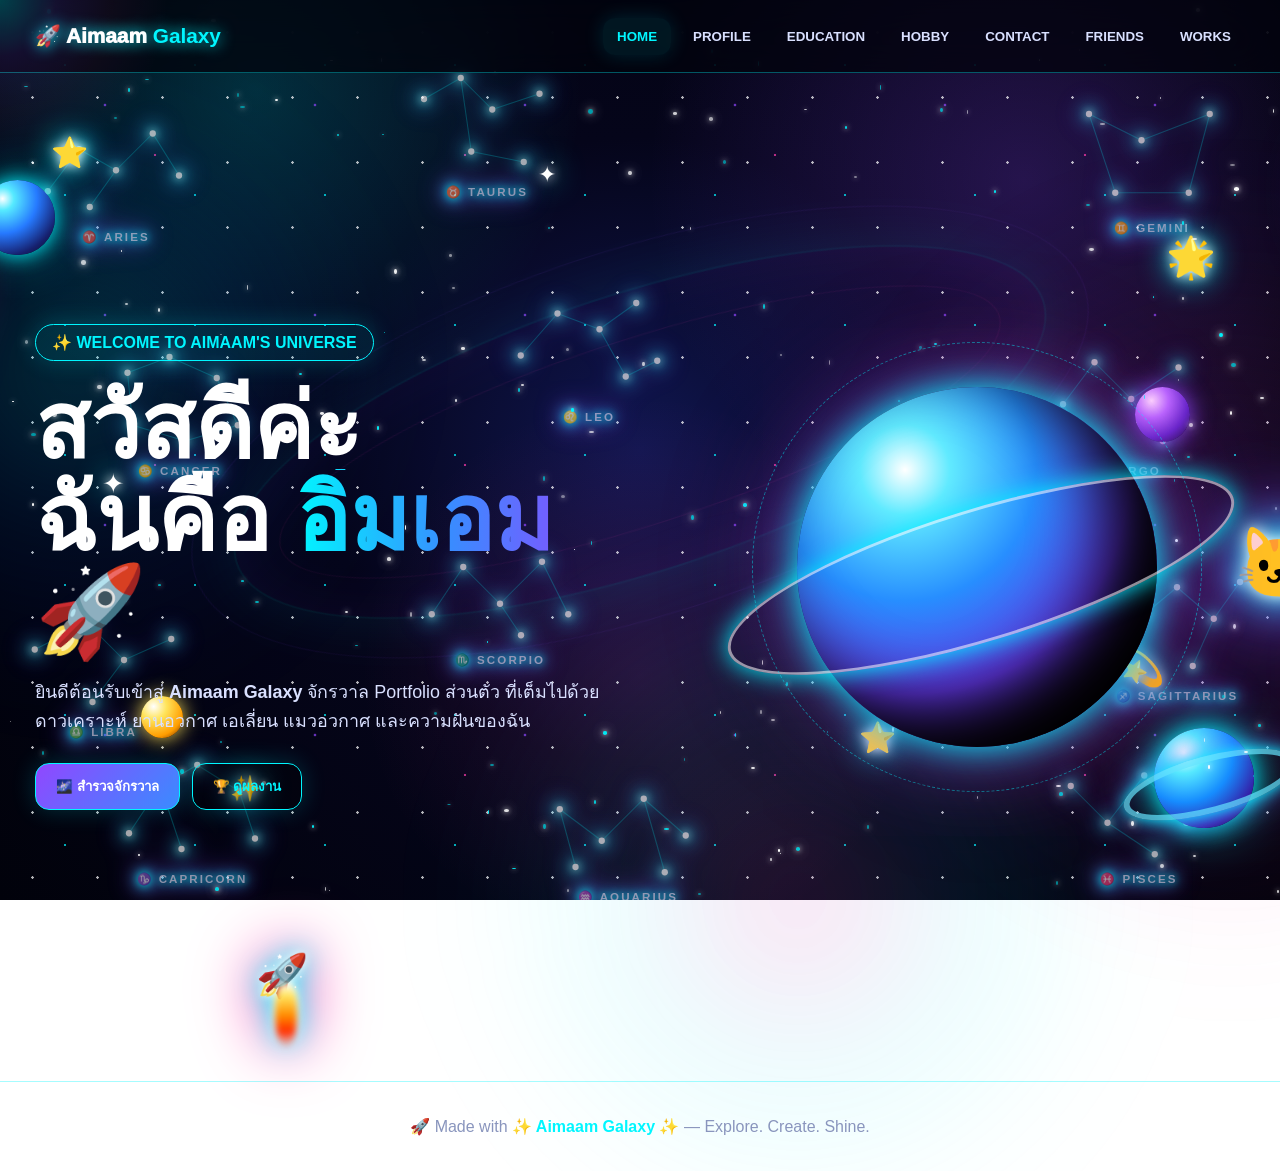
<file: index.html>
<!DOCTYPE html>  
<html lang="th">  
<head>  
<meta charset="UTF-8">  
<meta name="viewport" content="width=device-width,initial-scale=1.0">  
<meta name="theme-color" content="#01020b">  
<title>Aimaam Galaxy MAX</title>  
  
<style>  
:root{  
--bg:#01020b;  
--bg2:#08051c;  
--cyan:#00f6ff;  
--blue:#398cff;  
--purple:#9147ff;  
--pink:#ff3cac;  
--yellow:#ffe45c;  
--green:#55ffb0;  
--white:#fff;  
--soft:#d9e0ff;  
--muted:#8995bd;  
--border:rgba(0,246,255,.35);  
--max:1200px;  
}  
  
*{  
margin:0;  
padding:0;  
box-sizing:border-box;  
}  
  
html{  
scroll-behavior:smooth;  
}  
  
body{  
min-height:100vh;  
overflow-x:hidden;  
color:#fff;  
font-family:"Noto Sans Thai","Segoe UI",Arial,sans-serif;  
background:  
radial-gradient(circle at 20% 10%,rgba(0,246,255,.18),transparent 25%),  
radial-gradient(circle at 80% 20%,rgba(145,71,255,.24),transparent 30%),  
radial-gradient(circle at 50% 75%,rgba(255,60,172,.13),transparent 30%),  
radial-gradient(circle at 50% 50%,#101650 0%,#05051a 40%,#01020b 100%);  
background-attachment:fixed;  
cursor:crosshair;  
}  
  
/* =========================================================  
   DEEP STAR FIELD  
========================================================= */  
  
body:before{  
content:"";  
position:fixed;  
inset:0;  
z-index:-100;  
pointer-events:none;  
background-image:  
radial-gradient(#fff 1px,transparent 1.5px),  
radial-gradient(#00f6ff 1px,transparent 1.5px),  
radial-gradient(#9147ff 1px,transparent 1.7px),  
radial-gradient(#ff3cac 1px,transparent 1.6px);  
background-size:  
65px 65px,  
130px 130px,  
210px 210px,  
310px 310px;  
opacity:.7;  
animation:deepStars 35s linear infinite;  
}  
  
@keyframes deepStars{  
to{  
background-position:  
600px 900px,  
-500px 700px,  
700px -500px,  
-800px 300px;  
}  
}  
  
/* =========================================================  
   ZODIAC CONSTELLATIONS  
========================================================= */  
  
.zodiacField{  
position:fixed;  
inset:0;  
z-index:-60;  
pointer-events:none;  
overflow:hidden;  
}  
  
.zodiac{  
position:absolute;  
width:180px;  
height:150px;  
opacity:.65;  
filter:  
drop-shadow(0 0 5px var(--cyan))  
drop-shadow(0 0 12px rgba(145,71,255,.7));  
animation:zodiacFloat 8s ease-in-out infinite;  
}  
  
.zodiac svg{  
width:100%;  
height:100%;  
overflow:visible;  
}  
  
.zodiac line{  
stroke:rgba(0,246,255,.35);  
stroke-width:1;  
}  
  
.zodiac circle{  
fill:#fff;  
filter:  
drop-shadow(0 0 4px #fff)  
drop-shadow(0 0 9px var(--cyan));  
}  
  
.zodiac text{  
font-family:"Segoe UI",Arial,sans-serif;  
fill:rgba(217,224,255,.75);  
font-size:13px;  
font-weight:900;  
letter-spacing:1px;  
}  
  
.zodiac:nth-child(1){  
left:2%;  
top:10%;  
animation-delay:-1s;  
}  
  
.zodiac:nth-child(2){  
left:31%;  
top:5%;  
animation-delay:-4s;  
}  
  
.zodiac:nth-child(3){  
right:3%;  
top:9%;  
animation-delay:-2s;  
}  
  
.zodiac:nth-child(4){  
left:7%;  
top:36%;  
animation-delay:-5s;  
}  
  
.zodiac:nth-child(5){  
left:39%;  
top:30%;  
animation-delay:-7s;  
}  
  
.zodiac:nth-child(6){  
right:5%;  
top:36%;  
animation-delay:-3s;  
}  
  
.zodiac:nth-child(7){  
left:1%;  
top:65%;  
animation-delay:-6s;  
}  
  
.zodiac:nth-child(8){  
left:32%;  
top:57%;  
animation-delay:-1s;  
}  
  
.zodiac:nth-child(9){  
right:1%;  
top:61%;  
animation-delay:-5s;  
}  
  
.zodiac:nth-child(10){  
left:8%;  
bottom:2%;  
animation-delay:-3s;  
}  
  
.zodiac:nth-child(11){  
left:42%;  
bottom:0;  
animation-delay:-7s;  
}  
  
.zodiac:nth-child(12){  
right:4%;  
bottom:2%;  
animation-delay:-4s;  
}  
  
@keyframes zodiacFloat{  
0%,100%{  
transform:translateY(0) rotate(0deg);  
opacity:.45;  
}  
50%{  
transform:translateY(-12px) rotate(2deg);  
opacity:.85;  
}  
}  
  
/* =========================================================  
   ZODIAC EXTRA LABEL  
========================================================= */  
  
.zodiacName{  
position:absolute;  
bottom:0;  
left:50%;  
transform:translateX(-50%);  
white-space:nowrap;  
color:var(--soft);  
font-size:11px;  
font-weight:900;  
letter-spacing:2px;  
text-shadow:  
0 0 7px var(--cyan),  
0 0 15px var(--purple);  
}  
  
/* =========================================================  
   NEBULA  
========================================================= */  
  
.nebula{  
position:fixed;  
pointer-events:none;  
border-radius:50%;  
filter:blur(55px);  
z-index:-90;  
}  
  
.nebula.one{  
width:650px;  
height:650px;  
left:-250px;  
top:5%;  
background:radial-gradient(circle,  
rgba(0,246,255,.2),  
rgba(0,100,255,.08),  
transparent 70%);  
animation:nebulaOne 15s ease-in-out infinite alternate;  
}  
  
.nebula.two{  
width:800px;  
height:800px;  
right:-350px;  
top:20%;  
background:radial-gradient(circle,  
rgba(145,71,255,.22),  
rgba(255,60,172,.08),  
transparent 70%);  
animation:nebulaTwo 18s ease-in-out infinite alternate;  
}  
  
.nebula.three{  
width:700px;  
height:700px;  
left:35%;  
bottom:-350px;  
background:radial-gradient(circle,  
rgba(255,60,172,.16),  
rgba(0,246,255,.08),  
transparent 70%);  
animation:nebulaThree 20s ease-in-out infinite alternate;  
}  
  
@keyframes nebulaOne{  
to{  
transform:translate(180px,100px) scale(1.25) rotate(30deg);  
}  
}  
  
@keyframes nebulaTwo{  
to{  
transform:translate(-150px,120px) scale(1.3) rotate(-25deg);  
}  
}  
  
@keyframes nebulaThree{  
to{  
transform:translate(80px,-150px) scale(1.2);  
}  
}  
  
/* =========================================================  
   GALAXY RING  
========================================================= */  
  
.galaxyRing{  
position:fixed;  
width:850px;  
height:280px;  
left:50%;  
top:48%;  
transform:translate(-50%,-50%) rotate(-18deg);  
border-radius:50%;  
border:2px solid rgba(0,246,255,.08);  
box-shadow:  
0 0 60px rgba(0,246,255,.08),  
inset 0 0 60px rgba(145,71,255,.06);  
z-index:-80;  
pointer-events:none;  
animation:galaxySpin 35s linear infinite;  
}  
  
.galaxyRing:before,  
.galaxyRing:after{  
content:"";  
position:absolute;  
inset:-45px;  
border-radius:50%;  
border:1px solid rgba(145,71,255,.08);  
}  
  
.galaxyRing:after{  
inset:45px;  
border-color:rgba(255,60,172,.08);  
}  
  
@keyframes galaxySpin{  
to{  
transform:translate(-50%,-50%) rotate(342deg);  
}  
}  
  
/* =========================================================  
   MOUSE GLOW  
========================================================= */  
  
#mouseGlow{  
position:fixed;  
width:350px;  
height:350px;  
border-radius:50%;  
pointer-events:none;  
z-index:9998;  
transform:translate(-50%,-50%);  
background:radial-gradient(circle,  
rgba(0,246,255,.25),  
rgba(145,71,255,.13),  
rgba(255,60,172,.05),  
transparent 68%);  
mix-blend-mode:screen;  
}  
  
/* =========================================================  
   MOUSE STARS  
========================================================= */  
  
.mouseStar{  
position:fixed;  
pointer-events:none;  
z-index:9997;  
font-size:18px;  
font-weight:900;  
filter:  
drop-shadow(0 0 6px currentColor)  
drop-shadow(0 0 15px currentColor)  
drop-shadow(0 0 25px currentColor);  
animation:mouseStarFly .9s ease-out forwards;  
}  
  
@keyframes mouseStarFly{  
0%{  
opacity:1;  
transform:translate(-50%,-50%) scale(1.3) rotate(0);  
}  
100%{  
opacity:0;  
transform:  
translate(  
calc(-50% + var(--mx)),  
calc(-50% + var(--my))  
)  
rotate(300deg)  
scale(.05);  
}  
}  
  
/* =========================================================  
   CLICK EFFECT  
========================================================= */  
  
.clickStar{  
position:fixed;  
pointer-events:none;  
z-index:10001;  
font-size:28px;  
font-weight:900;  
filter:  
drop-shadow(0 0 7px #fff)  
drop-shadow(0 0 16px currentColor)  
drop-shadow(0 0 32px currentColor)  
drop-shadow(0 0 55px currentColor);  
animation:clickStarFly 1.5s cubic-bezier(.1,.8,.2,1) forwards;  
}  
  
@keyframes clickStarFly{  
0%{  
opacity:0;  
transform:translate(-50%,-50%) scale(.1) rotate(0);  
}  
15%{  
opacity:1;  
transform:translate(-50%,-50%) scale(1.8) rotate(80deg);  
}  
100%{  
opacity:0;  
transform:  
translate(  
calc(-50% + var(--cx)),  
calc(-50% + var(--cy))  
)  
scale(.05)  
rotate(720deg);  
}  
}  
  
.ripple{  
position:fixed;  
width:20px;  
height:20px;  
border:3px solid var(--cyan);  
border-radius:50%;  
pointer-events:none;  
z-index:10000;  
transform:translate(-50%,-50%);  
box-shadow:  
0 0 15px var(--cyan),  
0 0 35px var(--purple),  
0 0 65px var(--pink);  
animation:ripple .9s ease-out forwards;  
}  
  
@keyframes ripple{  
to{  
width:300px;  
height:300px;  
opacity:0;  
}  
}  
  
/* =========================================================  
   SHOOTING STARS  
========================================================= */  
  
.shootingStar{  
position:fixed;  
width:240px;  
height:5px;  
border-radius:50%;  
background:linear-gradient(  
90deg,  
transparent,  
white 30%,  
var(--cyan)  
);  
box-shadow:  
0 0 10px white,  
0 0 22px var(--cyan),  
0 0 45px var(--purple);  
z-index:9990;  
pointer-events:none;  
transform:rotate(-35deg);  
animation:shooting 1.1s linear forwards;  
}  
  
.shootingStar.pink{  
background:linear-gradient(  
90deg,  
transparent,  
white 30%,  
var(--pink)  
);  
box-shadow:  
0 0 10px white,  
0 0 22px var(--pink),  
0 0 45px var(--purple);  
}  
  
@keyframes shooting{  
0%{  
opacity:0;  
transform:translate(0,0) rotate(-35deg) scale(.4);  
}  
8%{  
opacity:1;  
}  
100%{  
opacity:0;  
transform:translate(-650px,500px) rotate(-35deg) scale(1.3);  
}  
}  
  
/* =========================================================  
   METEORS  
========================================================= */  
  
.meteor{  
position:fixed;  
width:6px;  
height:220px;  
border-radius:50%;  
z-index:9995;  
pointer-events:none;  
background:linear-gradient(  
to bottom,  
white 0%,  
#fff 8%,  
var(--cyan) 30%,  
var(--purple) 60%,  
transparent 100%);  
box-shadow:  
0 0 10px white,  
0 0 22px var(--cyan),  
0 0 45px var(--purple);  
transform:rotate(-25deg);  
animation:meteorFall 2.1s linear forwards;  
}  
  
@keyframes meteorFall{  
0%{  
transform:translate(0,-350px) rotate(-25deg) scale(.4);  
opacity:0;  
}  
8%{  
opacity:1;  
}  
100%{  
transform:translate(-550px,115vh) rotate(-25deg) scale(1.4);  
opacity:0;  
}  
}  
  
/* =========================================================  
   FALLING ALIEN  
========================================================= */  
  
.fallingAlien{  
position:fixed;  
z-index:9996;  
pointer-events:none;  
font-size:45px;  
filter:  
drop-shadow(0 0 8px #55ff55)  
drop-shadow(0 0 20px #00ff55)  
drop-shadow(0 0 35px #00ffcc);  
animation:alienFall linear forwards;  
}  
  
@keyframes alienFall{  
0%{  
transform:translate3d(0,-120px,0)  
rotate(0deg)  
scale(.4);  
opacity:0;  
}  
10%{  
opacity:1;  
}  
45%{  
transform:  
translate3d(var(--ax1),50vh,0)  
rotate(180deg)  
scale(1.1);  
}  
75%{  
transform:  
translate3d(var(--ax2),78vh,0)  
rotate(360deg)  
scale(.9);  
}  
100%{  
transform:  
translate3d(var(--ax3),120vh,0)  
rotate(700deg)  
scale(.6);  
opacity:0;  
}  
}  
  
/* =========================================================  
   F5 CINEMATIC INTRO  
========================================================= */  
  
#cinematicIntro{  
position:fixed;  
inset:0;  
z-index:999999;  
display:grid;  
place-items:center;  
overflow:hidden;  
background:  
radial-gradient(circle at center,  
rgba(20,35,110,.95),  
rgba(3,4,25,.98) 45%,  
#01020b 100%);  
transition:opacity 1s ease,visibility 1s ease;  
}  
  
#cinematicIntro.hide{  
opacity:0;  
visibility:hidden;  
pointer-events:none;  
}  
  
.introGrid{  
position:absolute;  
inset:-50%;  
background:  
linear-gradient(rgba(0,246,255,.08) 1px,transparent 1px),  
linear-gradient(90deg,rgba(0,246,255,.08) 1px,transparent 1px);  
background-size:70px 70px;  
transform:perspective(500px) rotateX(65deg);  
animation:gridMove 2s linear infinite;  
}  
  
@keyframes gridMove{  
to{  
background-position:0 70px;  
}  
}  
  
.introPlanet{  
position:absolute;  
width:230px;  
height:230px;  
border-radius:50%;  
background:  
radial-gradient(circle at 30% 25%,  
#fff 0%,  
#55eaff 12%,  
#398cff 30%,  
#9147ff 58%,  
#12052e 82%,  
#000 100%);  
box-shadow:  
0 0 35px #00f6ff,  
0 0 80px #398cff,  
0 0 150px #9147ff,  
0 0 230px rgba(255,60,172,.4);  
animation:introPlanet 4s ease-in-out infinite;  
}  
  
@keyframes introPlanet{  
50%{  
transform:scale(1.08) rotate(180deg);  
}  
}  
  
.introRing{  
position:absolute;  
width:390px;  
height:100px;  
border:4px solid rgba(255,255,255,.65);  
border-radius:50%;  
transform:rotate(-18deg);  
box-shadow:  
0 0 20px var(--cyan),  
0 0 45px var(--purple);  
animation:introRing 3s linear infinite;  
}  
  
@keyframes introRing{  
to{  
transform:rotate(-18deg) rotateY(360deg);  
}  
}  
  
.introContent{  
position:relative;  
z-index:10;  
text-align:center;  
}  
  
.introSmall{  
font-size:clamp(.8rem,2vw,1.1rem);  
letter-spacing:.6em;  
color:var(--cyan);  
font-weight:900;  
text-shadow:0 0 15px var(--cyan);  
animation:introSmall 1s ease forwards;  
}  
  
@keyframes introSmall{  
from{  
opacity:0;  
letter-spacing:1.5em;  
}  
to{  
opacity:1;  
letter-spacing:.6em;  
}  
}  
  
.introTitle{  
font-size:clamp(4rem,13vw,10rem);  
font-weight:1000;  
line-height:.9;  
margin:25px 0;  
letter-spacing:.04em;  
background:linear-gradient(  
90deg,  
#fff,  
var(--cyan),  
var(--blue),  
var(--purple),  
var(--pink),  
#fff);  
background-size:300% auto;  
-webkit-background-clip:text;  
background-clip:text;  
color:transparent;  
filter:  
drop-shadow(0 0 15px var(--cyan))  
drop-shadow(0 0 40px var(--purple));  
animation:  
introTitle 1s cubic-bezier(.1,.8,.2,1) forwards,  
gradientMove 3s linear infinite;  
transform:scale(.1);  
opacity:0;  
}  
  
@keyframes introTitle{  
to{  
transform:scale(1);  
opacity:1;  
}  
}  
  
.introSub{  
font-size:clamp(1rem,3vw,1.6rem);  
font-weight:900;  
color:#fff;  
text-shadow:  
0 0 8px #fff,  
0 0 18px var(--cyan),  
0 0 35px var(--purple);  
opacity:0;  
animation:subIn 1s ease 1s forwards;  
}  
  
@keyframes subIn{  
to{  
opacity:1;  
transform:translateY(0);  
}  
from{  
opacity:0;  
transform:translateY(20px);  
}  
}  
  
.introStars{  
position:absolute;  
inset:0;  
pointer-events:none;  
}  
  
.introStar{  
position:absolute;  
font-size:22px;  
animation:introStarFly 2s ease-out forwards;  
filter:  
drop-shadow(0 0 8px #fff)  
drop-shadow(0 0 20px var(--cyan))  
drop-shadow(0 0 35px var(--purple));  
}  
  
@keyframes introStarFly{  
0%{  
opacity:0;  
transform:translate(0,0) scale(.1) rotate(0);  
}  
20%{  
opacity:1;  
}  
100%{  
opacity:0;  
transform:  
translate(var(--x),var(--y))  
scale(.1)  
rotate(600deg);  
}  
}  
  
.introScan{  
position:absolute;  
left:0;  
right:0;  
top:50%;  
height:3px;  
background:linear-gradient(  
90deg,  
transparent,  
var(--cyan),  
white,  
var(--pink),  
transparent);  
box-shadow:  
0 0 15px var(--cyan),  
0 0 40px var(--purple);  
animation:scan 1.7s ease-in-out infinite;  
}  
  
@keyframes scan{  
0%{  
transform:translateY(-45vh);  
opacity:0;  
}  
30%{opacity:1;}  
100%{  
transform:translateY(45vh);  
opacity:0;  
}  
}  
  
/* =========================================================  
   FLOATING STARS  
========================================================= */  
  
.stars{  
position:fixed;  
inset:0;  
pointer-events:none;  
z-index:2;  
}  
  
.star{  
position:absolute;  
animation:starFloat 4s ease-in-out infinite;  
filter:  
drop-shadow(0 0 6px white)  
drop-shadow(0 0 15px var(--cyan));  
}  
  
.s1{left:4%;top:15%;font-size:30px}  
.s2{right:5%;top:26%;font-size:40px;animation-delay:1s}  
.s3{left:8%;top:52%;font-size:27px;animation-delay:2s}  
.s4{right:9%;top:72%;font-size:35px;animation-delay:.6s}  
.s5{left:18%;top:86%;font-size:25px;animation-delay:1.7s}  
.s6{left:42%;top:18%;font-size:22px;animation-delay:.4s}  
.s7{right:30%;top:80%;font-size:30px;animation-delay:1.2s}  
  
@keyframes starFloat{  
0%,100%{  
transform:translateY(0) rotate(0);  
opacity:.55;  
}  
50%{  
transform:translateY(-25px) rotate(15deg) scale(1.15);  
opacity:1;  
filter:  
drop-shadow(0 0 8px white)  
drop-shadow(0 0 18px var(--cyan))  
drop-shadow(0 0 30px var(--purple));  
}  
}  
  
/* =========================================================  
   PLANETS  
========================================================= */  
  
.spacePlanet,  
.saturn{  
position:fixed;  
border-radius:50%;  
pointer-events:none;  
z-index:1;  
}  
  
.spacePlanet{  
animation:planetFloat 8s ease-in-out infinite;  
}  
  
.planetBlue{  
width:75px;  
height:75px;  
top:20%;  
left:-20px;  
background:radial-gradient(circle at 30% 25%,  
#fff,#56eaff 15%,#267aff 45%,#16206e 75%,#050512);  
box-shadow:  
0 0 20px var(--cyan),  
0 0 50px rgba(0,246,255,.4);  
}  
  
.planetPurple{  
width:55px;  
height:55px;  
right:7%;  
top:43%;  
background:radial-gradient(circle at 30% 25%,  
#ffd9ff,#b967ff 30%,#6425c9 65%,#15062d);  
box-shadow:0 0 25px var(--purple);  
}  
  
.planetYellow{  
width:42px;  
height:42px;  
left:11%;  
bottom:18%;  
background:radial-gradient(circle at 30% 25%,  
#fff,#ffe45c 30%,#ff9d00 70%,#501600);  
box-shadow:0 0 20px var(--yellow);  
}  
  
@keyframes planetFloat{  
0%,100%{transform:translateY(0) rotate(0)}  
50%{transform:translateY(-35px) rotate(180deg)}  
}  
  
/* =========================================================  
   SATURN  
========================================================= */  
  
.saturn{  
right:2%;  
bottom:8%;  
width:100px;  
height:100px;  
background:radial-gradient(circle at 30% 25%,  
#fff,#55eaff 20%,#168dff 48%,#3420a8 75%,#05051b);  
box-shadow:  
0 0 25px var(--cyan),  
0 0 55px rgba(0,246,255,.55);  
animation:  
saturnFloat 7s ease-in-out infinite,  
saturnColor 8s linear infinite;  
}  
  
.saturn:before{  
content:"";  
position:absolute;  
width:165px;  
height:45px;  
left:-33px;  
top:28px;  
border:6px solid rgba(100,230,255,.7);  
border-radius:50%;  
transform:rotate(-15deg);  
box-shadow:  
0 0 15px var(--cyan),  
0 0 35px rgba(145,71,255,.5);  
}  
  
@keyframes saturnFloat{  
50%{  
transform:translateY(-25px) rotate(8deg);  
}  
}  
  
@keyframes saturnColor{  
0%{filter:hue-rotate(0deg)}  
50%{filter:hue-rotate(180deg)}  
100%{filter:hue-rotate(360deg)}  
}  
  
/* =========================================================  
   UFO / CAT / ROCKET  
========================================================= */  
  
.ufo{  
position:fixed;  
right:-140px;  
top:18%;  
font-size:65px;  
z-index:8;  
pointer-events:none;  
animation:ufoFly 14s linear infinite;  
filter:  
drop-shadow(0 0 8px white)  
drop-shadow(0 0 15px var(--cyan))  
drop-shadow(0 0 35px var(--purple));  
}  
  
@keyframes ufoFly{  
0%{transform:translate(0,0) rotate(-5deg)}  
25%{transform:translate(-25vw,90px) rotate(8deg)}  
50%{transform:translate(-55vw,-70px) rotate(-8deg)}  
75%{transform:translate(-85vw,100px) rotate(5deg)}  
100%{transform:translate(-125vw,-50px) rotate(-5deg)}  
}  
  
.spaceCat{  
position:fixed;  
right:-130px;  
top:58%;  
font-size:70px;  
z-index:7;  
pointer-events:none;  
filter:  
drop-shadow(0 0 8px white)  
drop-shadow(0 0 20px var(--cyan))  
drop-shadow(0 0 35px var(--purple));  
animation:catFly 19s linear infinite;  
}  
  
@keyframes catFly{  
0%{transform:translate(0,0) rotate(-5deg)}  
25%{transform:translate(-25vw,-70px) rotate(8deg)}  
50%{transform:translate(-55vw,40px) rotate(-5deg)}  
75%{transform:translate(-85vw,-80px) rotate(8deg)}  
100%{transform:translate(-125vw,20px) rotate(-5deg)}  
}  
  
.rocket{  
position:fixed;  
z-index:10;  
pointer-events:none;  
font-size:58px;  
filter:  
drop-shadow(0 0 5px white)  
drop-shadow(0 0 15px var(--cyan))  
drop-shadow(0 0 30px var(--pink));  
}  
  
.rocket:after{  
content:"";  
position:absolute;  
width:22px;  
height:65px;  
left:19px;  
bottom:-48px;  
border-radius:50% 50% 65% 65%;  
background:linear-gradient(  
to bottom,#fff,#ffe45c 20%,#ff8c00 50%,#ff2b00 75%,transparent);  
filter:blur(3px);  
animation:engineFire .12s ease-in-out infinite alternate;  
}  
  
@keyframes engineFire{  
from{height:45px;opacity:.7}  
to{height:75px;opacity:1}  
}  
  
.rocket1{  
left:-120px;  
top:30%;  
animation:rocketFly1 11s linear infinite;  
}  
  
.rocket2{  
right:-120px;  
top:70%;  
font-size:48px;  
animation:rocketFly2 14s linear infinite;  
}  
  
.rocket3{  
left:20%;  
bottom:-100px;  
font-size:42px;  
animation:rocketFly3 10s linear infinite;  
}  
  
@keyframes rocketFly1{  
0%{transform:translate(0,0) rotate(25deg)}  
50%{transform:translate(55vw,-150px) rotate(25deg)}  
100%{transform:translate(120vw,-300px) rotate(25deg)}  
}  
  
@keyframes rocketFly2{  
0%{transform:translate(0,0) rotate(-25deg)}  
50%{transform:translate(-55vw,-100px) rotate(-25deg)}  
100%{transform:translate(-125vw,-200px) rotate(-25deg)}  
}  
  
@keyframes rocketFly3{  
0%{transform:translateY(0) rotate(-20deg);opacity:0}  
10%{opacity:1}  
100%{transform:translateY(-120vh) rotate(-20deg);opacity:0}  
}  
  
/* =========================================================  
   HEADER  
========================================================= */  
  
header{  
position:sticky;  
top:0;  
z-index:500;  
background:rgba(2,3,13,.75);  
border-bottom:1px solid var(--border);  
backdrop-filter:blur(20px);  
}  
  
nav{  
min-height:72px;  
display:flex;  
align-items:center;  
justify-content:space-between;  
}  
  
.container{  
width:min(calc(100% - 32px),var(--max));  
margin:auto;  
}  
  
.logo{  
border:0;  
background:none;  
color:#fff;  
font-weight:950;  
font-size:1.3rem;  
cursor:pointer;  
text-shadow:0 0 15px var(--cyan);  
}  
  
.logo b{color:var(--cyan)}  
  
.nav{  
display:flex;  
gap:4px;  
list-style:none;  
}  
  
.nav button,  
.mobileBtn{  
border:0;  
background:transparent;  
color:var(--soft);  
cursor:pointer;  
padding:10px 12px;  
border-radius:12px;  
font-weight:850;  
transition:.25s;  
}  
  
.nav button:hover,  
.nav button.active{  
color:var(--cyan);  
background:rgba(0,246,255,.08);  
box-shadow:0 0 20px rgba(0,246,255,.15);  
}  
  
.mobileBtn{  
display:none;  
font-size:1.6rem;  
}  
  
.mobileMenu{  
display:none;  
padding:8px 0 14px;  
}  
  
.mobileMenu.open{  
display:block;  
}  
  
.mobileMenu button{  
width:100%;  
text-align:left;  
border:1px solid var(--border);  
background:rgba(255,255,255,.04);  
color:#fff;  
padding:13px;  
border-radius:12px;  
margin-top:6px;  
}  
  
/* =========================================================  
   PAGES  
========================================================= */  
  
main{  
position:relative;  
z-index:20;  
}  
  
.page{  
display:none;  
min-height:calc(100vh - 72px);  
padding:80px 0 100px;  
animation:pageIn .5s ease;  
}  
  
.page.active{  
display:block;  
}  
  
@keyframes pageIn{  
from{  
opacity:0;  
transform:translateY(20px);  
}  
to{  
opacity:1;  
transform:none;  
}  
}  
  
/* =========================================================  
   HERO  
========================================================= */  
  
.hero{  
min-height:calc(100vh - 72px);  
display:grid;  
grid-template-columns:1.05fr .95fr;  
gap:55px;  
align-items:center;  
}  
  
.eyebrow{  
display:inline-block;  
padding:8px 16px;  
border:1px solid var(--cyan);  
border-radius:999px;  
color:var(--cyan);  
background:rgba(0,246,255,.07);  
box-shadow:0 0 25px rgba(0,246,255,.2);  
font-weight:900;  
}  
  
.hero h1{  
font-size:clamp(3rem,7vw,6.5rem);  
line-height:1.03;  
margin:20px 0;  
}  
  
.gradient{  
background:linear-gradient(  
90deg,  
var(--cyan),  
var(--blue),  
var(--purple),  
var(--pink),  
var(--yellow),  
var(--cyan));  
background-size:300% auto;  
-webkit-background-clip:text;  
background-clip:text;  
color:transparent;  
animation:gradientMove 6s linear infinite;  
}  
  
@keyframes gradientMove{  
to{background-position:300% center}  
}  
  
.hero p,  
.lead{  
color:var(--soft);  
font-size:1.12rem;  
max-width:720px;  
}  
  
.actions{  
display:flex;  
gap:12px;  
flex-wrap:wrap;  
margin-top:28px;  
}  
  
.btn{  
border:1px solid var(--cyan);  
border-radius:14px;  
padding:12px 20px;  
text-decoration:none;  
font-weight:900;  
cursor:pointer;  
color:#fff;  
background:linear-gradient(135deg,var(--purple),var(--blue));  
box-shadow:0 0 25px rgba(0,246,255,.2);  
transition:.25s;  
}  
  
.btn:hover{  
transform:translateY(-5px) scale(1.03);  
box-shadow:0 0 40px rgba(0,246,255,.45);  
}  
  
.btn.alt{  
background:rgba(0,0,0,.25);  
color:var(--cyan);  
}  
  
.planetBox{  
min-height:470px;  
display:grid;  
place-items:center;  
position:relative;  
}  
  
.heroPlanet{  
width:min(360px,70vw);  
aspect-ratio:1;  
border-radius:50%;  
position:relative;  
background:radial-gradient(  
circle at 30% 23%,  
#fff,  
#61eaff 12%,  
#278eff 35%,  
#6338e8 60%,  
#17072f 82%,  
#020108);  
box-shadow:  
0 0 35px var(--cyan),  
0 0 90px rgba(145,71,255,.55),  
0 0 150px rgba(255,60,172,.22),  
inset -45px -35px 70px #000;  
animation:heroPlanet 6s ease-in-out infinite;  
}  
  
.heroPlanet:before{  
content:"";  
position:absolute;  
width:145%;  
height:35%;  
left:-22%;  
top:34%;  
border:3px solid rgba(255,255,255,.55);  
border-radius:50%;  
transform:rotate(-17deg);  
box-shadow:0 0 25px var(--cyan);  
}  
  
.heroPlanet:after{  
content:"";  
position:absolute;  
inset:-45px;  
border:1px dashed rgba(0,246,255,.45);  
border-radius:50%;  
animation:orbit 16s linear infinite;  
}  
  
@keyframes heroPlanet{  
50%{  
transform:translateY(-20px) rotate(4deg);  
}  
}  
  
@keyframes orbit{  
to{transform:rotate(360deg)}  
}  
  
/* =========================================================  
   TITLES / GRID  
========================================================= */  
  
.title{  
text-align:center;  
margin-bottom:48px;  
}  
  
.title h2{  
font-size:clamp(2.3rem,5vw,4.2rem);  
line-height:1.1;  
margin-bottom:12px;  
}  
  
.title p{color:var(--soft)}  
  
.grid{  
display:grid;  
gap:22px;  
}  
  
.two{grid-template-columns:repeat(2,1fr)}  
.three{grid-template-columns:repeat(3,1fr)}  
.four{grid-template-columns:repeat(4,1fr)}  
  
/* =========================================================  
   CARD  
========================================================= */  
  
.card{  
position:relative;  
overflow:hidden;  
background:linear-gradient(  
145deg,  
rgba(18,25,62,.92),  
rgba(7,9,28,.94));  
border:1px solid var(--border);  
border-radius:24px;  
padding:28px;  
box-shadow:0 18px 45px rgba(0,0,0,.3);  
transition:  
transform .18s ease,  
border .25s,  
box-shadow .25s;  
transform-style:preserve-3d;  
will-change:transform;  
}  
  
.card:before{  
content:"";  
position:absolute;  
width:180px;  
height:180px;  
right:-80px;  
top:-80px;  
border-radius:50%;  
background:radial-gradient(  
circle,  
rgba(0,246,255,.18),  
transparent 70%);  
pointer-events:none;  
}  
  
.card:after{  
content:"";  
position:absolute;  
inset:0;  
border-radius:24px;  
pointer-events:none;  
background:linear-gradient(  
120deg,  
transparent 15%,  
rgba(255,255,255,.10) 45%,  
transparent 65%);  
transform:translateX(-130%);  
transition:transform .7s ease;  
}  
  
.card:hover:after{  
transform:translateX(130%);  
}  
  
.card:hover{  
border-color:var(--cyan);  
box-shadow:  
0 0 35px rgba(0,246,255,.28),  
0 25px 60px rgba(0,0,0,.5);  
}  
  
.cardStars{  
position:absolute;  
inset:0;  
pointer-events:none;  
z-index:5;  
}  
  
.cardStars span{  
position:absolute;  
font-size:11px;  
color:#fff;  
text-shadow:  
0 0 5px #fff,  
0 0 10px var(--cyan),  
0 0 18px var(--purple);  
animation:cardStarBlink 2s ease-in-out infinite;  
}  
  
.cardStars span:nth-child(1){left:8%;top:8%}  
.cardStars span:nth-child(2){left:25%;top:4%;animation-delay:.4s}  
.cardStars span:nth-child(3){right:12%;top:9%;animation-delay:.8s}  
.cardStars span:nth-child(4){right:5%;top:35%;animation-delay:1.2s}  
.cardStars span:nth-child(5){right:8%;bottom:12%;animation-delay:.3s}  
.cardStars span:nth-child(6){left:18%;bottom:7%;animation-delay:1s}  
.cardStars span:nth-child(7){left:5%;bottom:30%;animation-delay:1.5s}  
  
@keyframes cardStarBlink{  
0%,100%{  
opacity:.2;  
transform:scale(.5) rotate(0);  
}  
50%{  
opacity:1;  
transform:scale(1.5) rotate(180deg);  
}  
}  
  
.card h3{  
color:var(--cyan);  
margin-bottom:10px;  
font-size:1.35rem;  
}  
  
.card p{color:var(--soft)}  
  
.icon{  
font-size:2.5rem;  
margin-bottom:12px;  
}  
  
/* =========================================================  
   PROFILE  
========================================================= */  
  
.profile{  
display:grid;  
grid-template-columns:340px 1fr;  
gap:35px;  
align-items:center;  
}  
  
.profileFrame{  
position:relative;  
width:310px;  
height:370px;  
margin:auto;  
display:grid;  
place-items:center;  
perspective:1200px;  
transform-style:preserve-3d;  
}  
  
.profileOrbit{  
position:absolute;  
inset:-18px;  
border:2px dashed var(--cyan);  
border-radius:42px;  
box-shadow:  
0 0 20px rgba(0,246,255,.45),  
0 0 55px rgba(145,71,255,.25),  
inset 0 0 30px rgba(0,246,255,.15);  
animation:profileOrbit 10s linear infinite;  
pointer-events:none;  
}  
  
.profileOrbit:before,  
.profileOrbit:after{  
content:"✦";  
position:absolute;  
font-size:28px;  
color:var(--yellow);  
text-shadow:  
0 0 8px #fff,  
0 0 18px var(--yellow),  
0 0 35px var(--pink);  
}  
  
.profileOrbit:before{  
top:-19px;  
left:45%;  
}  
  
.profileOrbit:after{  
bottom:-19px;  
right:35%;  
}  
  
.profilePic{  
width:280px;  
height:340px;  
object-fit:cover;  
display:block;  
border:3px solid var(--cyan);  
border-radius:35px;  
background:#050816;  
box-shadow:  
0 0 25px rgba(0,246,255,.45),  
0 0 55px rgba(145,71,255,.35),  
0 0 100px rgba(255,60,172,.18);  
position:relative;  
z-index:2;  
cursor:pointer;  
transform-style:preserve-3d;  
transform-origin:center center;  
will-change:transform;  
}  
  
.profilePic:hover{  
box-shadow:  
0 0 40px var(--cyan),  
0 0 80px var(--purple),  
0 0 120px rgba(255,60,172,.35);  
}  
  
.profilePic.autoSpin{  
animation:profileAutoSpin 8s linear infinite;  
}  
  
@keyframes profileAutoSpin{  
0%{  
transform:perspective(1200px) rotateY(0deg);  
}  
100%{  
transform:perspective(1200px) rotateY(360deg);  
}  
}  
  
.profilePic.rotate{  
animation:profileSpinY 1.5s cubic-bezier(.2,.8,.25,1);  
}  
  
@keyframes profileSpinY{  
0%{  
transform:perspective(1200px) rotateY(0deg);  
}  
25%{  
transform:perspective(1200px) rotateY(90deg);  
}  
50%{  
transform:perspective(1200px) rotateY(180deg);  
}  
75%{  
transform:perspective(1200px) rotateY(270deg);  
}  
100%{  
transform:perspective(1200px) rotateY(360deg);  
}  
}  
  
@keyframes profileOrbit{  
to{transform:rotate(360deg)}  
}  
  
.profileFrame:before{  
content:"⭐";  
position:absolute;  
top:-35px;  
left:-20px;  
font-size:34px;  
z-index:5;  
filter:  
drop-shadow(0 0 8px white)  
drop-shadow(0 0 18px var(--yellow))  
drop-shadow(0 0 30px var(--pink));  
animation:profileStar 2s ease-in-out infinite;  
}  
  
.profileFrame:after{  
content:"🪐";  
position:absolute;  
right:-28px;  
bottom:-5px;  
font-size:44px;  
z-index:5;  
filter:  
drop-shadow(0 0 12px var(--cyan))  
drop-shadow(0 0 25px var(--purple));  
animation:miniPlanet 4s ease-in-out infinite;  
}  
  
@keyframes profileStar{  
0%,100%{  
transform:scale(.8) rotate(-10deg);  
}  
50%{  
transform:scale(1.25) rotate(15deg);  
}  
}  
  
@keyframes miniPlanet{  
50%{  
transform:translateY(-15px) rotate(180deg);  
}  
}  
  
/* =========================================================  
   FACTS  
========================================================= */  
  
.facts{  
display:grid;  
grid-template-columns:repeat(2,1fr);  
gap:12px;  
margin-top:22px;  
}  
  
.fact{  
padding:15px;  
border-radius:15px;  
background:rgba(255,255,255,.04);  
border:1px solid var(--border);  
transition:.25s;  
position:relative;  
}  
  
.fact:after{  
content:"✦";  
position:absolute;  
right:8px;  
top:6px;  
font-size:12px;  
color:var(--cyan);  
text-shadow:0 0 8px var(--cyan);  
animation:factStar 1.7s ease-in-out infinite;  
}  
  
@keyframes factStar{  
50%{  
transform:scale(1.6) rotate(180deg);  
opacity:1;  
}  
}  
  
.fact:hover{  
transform:translateZ(15px) scale(1.02);  
background:rgba(0,246,255,.07);  
box-shadow:0 0 20px rgba(0,246,255,.15);  
}  
  
.fact b{  
color:var(--yellow);  
display:block;  
margin-bottom:4px;  
}  
  
/* =========================================================  
   OTHER  
========================================================= */  
  
.edu .card{  
min-height:270px;  
}  
  
.year{  
font-size:2rem;  
font-weight:950;  
color:var(--purple);  
text-shadow:0 0 15px var(--purple);  
}  
  
.hobbyCard{  
min-height:300px;  
}  
  
.hobbyCard:hover .icon{  
animation:iconBounce .6s ease;  
}  
  
@keyframes iconBounce{  
50%{  
transform:scale(1.4) rotate(12deg);  
}  
}  
  
.contact .card{  
min-height:280px;  
}  
  
.contactText{  
word-break:break-word;  
color:var(--soft);  
}  
  
.friends{  
font-size:1.12rem;  
line-height:2.2;  
}  
  
.tag{  
display:inline-block;  
color:var(--yellow);  
border:1px solid rgba(255,228,92,.4);  
padding:4px 10px;  
border-radius:999px;  
margin:3px;  
font-size:.9rem;  
}  
  
.achievement{  
min-height:280px;  
}  
  
.achievement strong{  
display:block;  
font-size:1.35rem;  
color:var(--yellow);  
margin-bottom:10px;  
}  
  
.big{  
font-size:3rem;  
}  
  
.character{  
font-size:4rem;  
text-align:center;  
margin-bottom:12px;  
filter:drop-shadow(0 0 12px rgba(0,246,255,.35));  
animation:characterFloat 3.5s ease-in-out infinite;  
}  
  
@keyframes characterFloat{  
50%{  
transform:translateY(-10px) rotate(3deg);  
}  
}  
  
/* =========================================================  
   FOOTER  
========================================================= */  
  
footer{  
text-align:center;  
color:var(--muted);  
padding:35px;  
border-top:1px solid var(--border);  
}  
  
footer b{  
color:var(--cyan);  
}  
  
/* =========================================================  
   DESKTOP LARGE  
========================================================= */  
  
@media(min-width:1200px){  
  
.container{  
width:min(calc(100% - 70px),1400px);  
}  
  
.nav{  
gap:8px;  
}  
  
.nav button{  
padding:11px 14px;  
}  
  
.hero{  
gap:80px;  
}  
  
.zodiac{  
transform:scale(1.05);  
}  
  
}  
  
/* =========================================================  
   TABLET  
========================================================= */  
  
@media(max-width:1100px){  
  
.two{  
grid-template-columns:repeat(2,1fr);  
}  
  
.three{  
grid-template-columns:repeat(2,1fr);  
}  
  
.four{  
grid-template-columns:repeat(2,1fr);  
}  
  
.nav button{  
padding:9px 8px;  
font-size:.85rem;  
}  
  
}  
  
/* =========================================================  
   MOBILE / TABLET  
========================================================= */  
  
@media(max-width:950px){  
  
.hero,  
.profile{  
grid-template-columns:1fr;  
text-align:center;  
}  
  
.hero p{  
margin:auto;  
}  
  
.two,  
.three,  
.four{  
grid-template-columns:repeat(2,1fr);  
}  
  
.nav{  
display:none;  
}  
  
.mobileBtn{  
display:block;  
}  
  
.profilePic{  
margin:auto;  
}  
  
.spacePlanet,  
.saturn{  
opacity:.55;  
}  
  
.zodiac{  
opacity:.32;  
transform:scale(.8);  
}  
  
}  
  
/* =========================================================  
   SMALL MOBILE  
========================================================= */  
  
@media(max-width:600px){  
  
.container{  
width:min(calc(100% - 24px),var(--max));  
}  
  
.page{  
padding:55px 0 80px;  
}  
  
.two,  
.three,  
.four{  
grid-template-columns:1fr;  
}  
  
.hero{  
min-height:auto;  
padding-top:35px;  
}  
  
.planetBox{  
min-height:350px;  
}  
  
.heroPlanet{  
width:230px;  
}  
  
.profilePic{  
width:220px;  
height:285px;  
}  
  
.profileFrame{  
width:250px;  
height:315px;  
}  
  
.facts{  
grid-template-columns:1fr;  
}  
  
.ufo{  
font-size:42px;  
}  
  
.spaceCat{  
font-size:45px;  
}  
  
.rocket{  
font-size:40px;  
}  
  
.saturn{  
width:65px;  
height:65px;  
}  
  
.saturn:before{  
width:110px;  
height:32px;  
left:-22px;  
top:17px;  
}  
  
.galaxyRing{  
width:550px;  
}  
  
#mouseGlow{  
width:220px;  
height:220px;  
}  
  
.introPlanet{  
width:150px;  
height:150px;  
}  
  
.introRing{  
width:260px;  
height:70px;  
}  
  
.introTitle{  
font-size:clamp(3.5rem,18vw,7rem);  
}  
  
.introSmall{  
letter-spacing:.35em;  
}  
  
.zodiac{  
opacity:.18;  
transform:scale(.6);  
}  
  
}  
  
/* =========================================================  
   TOUCH DEVICES  
========================================================= */  
  
@media(hover:none){  
  
body{  
cursor:auto;  
}  
  
#mouseGlow{  
display:none;  
}  
  
.card:hover{  
transform:none!important;  
}  
  
}  
  
/* =========================================================  
   REDUCED MOTION  
========================================================= */  
  
@media(prefers-reduced-motion:reduce){  
  
*,  
*:before,  
*:after{  
animation:none!important;  
scroll-behavior:auto!important;  
}  
  
#cinematicIntro{  
display:none!important;  
}  
  
}  
  
/* =========================================================  
   LANDSCAPE PHONE  
========================================================= */  
  
@media(max-width:900px) and (orientation:landscape){  
  
.hero{  
grid-template-columns:1fr 1fr;  
}  
  
.heroPlanet{  
width:230px;  
}  
  
.page{  
padding-top:45px;  
}  
  
}  
  
/* =========================================================  
   VERY LARGE SCREEN  
========================================================= */  
  
@media(min-width:1600px){  
  
body{  
font-size:18px;  
}  
  
.hero h1{  
font-size:7rem;  
}  
  
.card{  
padding:34px;  
}  
  
}  
  
/* =========================================================  
   FOCUS  
========================================================= */  
  
button:focus-visible{  
outline:2px solid var(--cyan);  
outline-offset:4px;  
}  
</style>  
</head>  
  
<body>  
  
<!-- =====================================================  
     F5 CINEMATIC INTRO  
===================================================== -->  
  
<div id="cinematicIntro">  
  
<div class="introGrid"></div>  
  
<div class="introScan"></div>  
  
<div class="introPlanet"></div>  
  
<div class="introRing"></div>  
  
<div class="introStars" id="introStars"></div>  
  
<div class="introContent">  
  
<div class="introSmall">  
✦ AIMAAM GALAXY SYSTEM ✦  
</div>  
  
<div class="introTitle">  
AIMAAM  
</div>  
  
<div class="introSub">  
🚀 WELCOME TO MY UNIVERSE 🚀  
</div>  
  
</div>  
  
</div>  
  
  
<!-- =====================================================  
     ZODIAC CONSTELLATIONS  
===================================================== -->  
  
<div class="zodiacField">  
  
<div class="zodiac">  
<svg viewBox="0 0 180 150">  
<line x1="25" y1="100" x2="55" y2="60"/>  
<line x1="55" y1="60" x2="90" y2="80"/>  
<line x1="90" y1="80" x2="125" y2="45"/>  
<line x1="125" y1="45" x2="150" y2="85"/>  
<line x1="90" y1="80" x2="65" y2="115"/>  
<circle cx="25" cy="100" r="3"/>  
<circle cx="55" cy="60" r="3"/>  
<circle cx="90" cy="80" r="3"/>  
<circle cx="125" cy="45" r="3"/>  
<circle cx="150" cy="85" r="3"/>  
<circle cx="65" cy="115" r="3"/>  
</svg>  
<div class="zodiacName">♈ ARIES</div>  
</div>  
  
<div class="zodiac">  
<svg viewBox="0 0 180 150">  
<line x1="30" y1="55" x2="65" y2="35"/>  
<line x1="65" y1="35" x2="95" y2="65"/>  
<line x1="95" y1="65" x2="140" y2="50"/>  
<line x1="65" y1="35" x2="75" y2="105"/>  
<line x1="75" y1="105" x2="125" y2="115"/>  
<circle cx="30" cy="55" r="3"/>  
<circle cx="65" cy="35" r="3"/>  
<circle cx="95" cy="65" r="3"/>  
<circle cx="140" cy="50" r="3"/>  
<circle cx="75" cy="105" r="3"/>  
<circle cx="125" cy="115" r="3"/>  
</svg>  
<div class="zodiacName">♉ TAURUS</div>  
</div>  
  
<div class="zodiac">  
<svg viewBox="0 0 180 150">  
<line x1="30" y1="35" x2="80" y2="60"/>  
<line x1="80" y1="60" x2="145" y2="35"/>  
<line x1="30" y1="35" x2="55" y2="110"/>  
<line x1="145" y1="35" x2="125" y2="110"/>  
<line x1="55" y1="110" x2="125" y2="110"/>  
<circle cx="30" cy="35" r="3"/>  
<circle cx="80" cy="60" r="3"/>  
<circle cx="145" cy="35" r="3"/>  
<circle cx="55" cy="110" r="3"/>  
<circle cx="125" cy="110" r="3"/>  
</svg>  
<div class="zodiacName">♊ GEMINI</div>  
</div>  
  
<div class="zodiac">  
<svg viewBox="0 0 180 150">  
<line x1="40" y1="50" x2="80" y2="35"/>  
<line x1="80" y1="35" x2="125" y2="55"/>  
<line x1="125" y1="55" x2="145" y2="100"/>  
<line x1="145" y1="100" x2="95" y2="115"/>  
<line x1="95" y1="115" x2="45" y2="100"/>  
<line x1="45" y1="100" x2="40" y2="50"/>  
<circle cx="40" cy="50" r="3"/>  
<circle cx="80" cy="35" r="3"/>  
<circle cx="125" cy="55" r="3"/>  
<circle cx="145" cy="100" r="3"/>  
<circle cx="95" cy="115" r="3"/>  
<circle cx="45" cy="100" r="3"/>  
</svg>  
<div class="zodiacName">♋ CANCER</div>  
</div>  
  
<div class="zodiac">  
<svg viewBox="0 0 180 150">  
<line x1="25" y1="85" x2="60" y2="45"/>  
<line x1="60" y1="45" x2="100" y2="60"/>  
<line x1="100" y1="60" x2="135" y2="35"/>  
<line x1="100" y1="60" x2="125" y2="105"/>  
<line x1="125" y1="105" x2="155" y2="90"/>  
<circle cx="25" cy="85" r="3"/>  
<circle cx="60" cy="45" r="3"/>  
<circle cx="100" cy="60" r="3"/>  
<circle cx="135" cy="35" r="3"/>  
<circle cx="125" cy="105" r="3"/>  
<circle cx="155" cy="90" r="3"/>  
</svg>  
<div class="zodiacName">♌ LEO</div>  
</div>  
  
<div class="zodiac">  
<svg viewBox="0 0 180 150">  
<line x1="30" y1="80" x2="60" y2="40"/>  
<line x1="60" y1="40" x2="95" y2="75"/>  
<line x1="95" y1="75" x2="140" y2="45"/>  
<line x1="95" y1="75" x2="125" y2="115"/>  
<line x1="30" y1="80" x2="55" y2="120"/>  
<circle cx="30" cy="80" r="3"/>  
<circle cx="60" cy="40" r="3"/>  
<circle cx="95" cy="75" r="3"/>  
<circle cx="140" cy="45" r="3"/>  
<circle cx="125" cy="115" r="3"/>  
<circle cx="55" cy="120" r="3"/>  
</svg>  
<div class="zodiacName">♍ VIRGO</div>  
</div>  
  
<div class="zodiac">  
<svg viewBox="0 0 180 150">  
<line x1="25" y1="65" x2="75" y2="40"/>  
<line x1="75" y1="40" x2="110" y2="75"/>  
<line x1="110" y1="75" x2="155" y2="55"/>  
<line x1="110" y1="75" x2="80" y2="115"/>  
<circle cx="25" cy="65" r="3"/>  
<circle cx="75" cy="40" r="3"/>  
<circle cx="110" cy="75" r="3"/>  
<circle cx="155" cy="55" r="3"/>  
<circle cx="80" cy="115" r="3"/>  
</svg>  
<div class="zodiacName">♎ LIBRA</div>  
</div>  
  
<div class="zodiac">  
<svg viewBox="0 0 180 150">  
<line x1="25" y1="100" x2="55" y2="55"/>  
<line x1="55" y1="55" x2="90" y2="90"/>  
<line x1="90" y1="90" x2="130" y2="50"/>  
<line x1="130" y1="50" x2="155" y2="100"/>  
<line x1="90" y1="90" x2="110" y2="120"/>  
<circle cx="25" cy="100" r="3"/>  
<circle cx="55" cy="55" r="3"/>  
<circle cx="90" cy="90" r="3"/>  
<circle cx="130" cy="50" r="3"/>  
<circle cx="155" cy="100" r="3"/>  
<circle cx="110" cy="120" r="3"/>  
</svg>  
<div class="zodiacName">♏ SCORPIO</div>  
</div>  
  
<div class="zodiac">  
<svg viewBox="0 0 180 150">  
<line x1="30" y1="105" x2="60" y2="65"/>  
<line x1="60" y1="65" x2="90" y2="40"/>  
<line x1="90" y1="40" x2="125" y2="70"/>  
<line x1="125" y1="70" x2="150" y2="35"/>  
<line x1="125" y1="70" x2="105" y2="115"/>  
<circle cx="30" cy="105" r="3"/>  
<circle cx="60" cy="65" r="3"/>  
<circle cx="90" cy="40" r="3"/>  
<circle cx="125" cy="70" r="3"/>  
<circle cx="150" cy="35" r="3"/>  
<circle cx="105" cy="115" r="3"/>  
</svg>  
<div class="zodiacName">♐ SAGITTARIUS</div>  
</div>  
  
<div class="zodiac">  
<svg viewBox="0 0 180 150">  
<line x1="30" y1="100" x2="60" y2="55"/>  
<line x1="60" y1="55" x2="95" y2="35"/>  
<line x1="95" y1="35" x2="135" y2="60"/>  
<line x1="135" y1="60" x2="150" y2="105"/>  
<line x1="60" y1="55" x2="80" y2="115"/>  
<circle cx="30" cy="100" r="3"/>  
<circle cx="60" cy="55" r="3"/>  
<circle cx="95" cy="35" r="3"/>  
<circle cx="135" cy="60" r="3"/>  
<circle cx="150" cy="105" r="3"/>  
<circle cx="80" cy="115" r="3"/>  
</svg>  
<div class="zodiacName">♑ CAPRICORN</div>  
</div>  
  
<div class="zodiac">  
<svg viewBox="0 0 180 150">  
<line x1="25" y1="60" x2="65" y2="90"/>  
<line x1="65" y1="90" x2="105" y2="50"/>  
<line x1="105" y1="50" x2="145" y2="85"/>  
<line x1="25" y1="60" x2="40" y2="115"/>  
<line x1="105" y1="50" x2="125" y2="120"/>  
<circle cx="25" cy="60" r="3"/>  
<circle cx="65" cy="90" r="3"/>  
<circle cx="105" cy="50" r="3"/>  
<circle cx="145" cy="85" r="3"/>  
<circle cx="40" cy="115" r="3"/>  
<circle cx="125" cy="120" r="3"/>  
</svg>  
<div class="zodiacName">♒ AQUARIUS</div>  
</div>  
  
<div class="zodiac">  
<svg viewBox="0 0 180 150">  
<line x1="25" y1="55" x2="60" y2="90"/>  
<line x1="60" y1="90" x2="95" y2="45"/>  
<line x1="95" y1="45" x2="135" y2="90"/>  
<line x1="135" y1="90" x2="155" y2="55"/>  
<line x1="60" y1="90" x2="105" y2="120"/>  
<circle cx="25" cy="55" r="3"/>  
<circle cx="60" cy="90" r="3"/>  
<circle cx="95" cy="45" r="3"/>  
<circle cx="135" cy="90" r="3"/>  
<circle cx="155" cy="55" r="3"/>  
<circle cx="105" cy="120" r="3"/>  
</svg>  
<div class="zodiacName">♓ PISCES</div>  
</div>  
  
</div>  
  
  
<!-- =====================================================  
     BACKGROUND  
===================================================== -->  
  
<div class="nebula one"></div>  
<div class="nebula two"></div>  
<div class="nebula three"></div>  
  
<div class="galaxyRing"></div>  
  
<div class="stars">  
  
<div class="star s1">⭐</div>  
<div class="star s2">🌟</div>  
<div class="star s3">✦</div>  
<div class="star s4">💫</div>  
<div class="star s5">✨</div>  
<div class="star s6">✦</div>  
<div class="star s7">⭐</div>  
  
</div>  
  
<div class="spacePlanet planetBlue"></div>  
<div class="spacePlanet planetPurple"></div>  
<div class="spacePlanet planetYellow"></div>  
  
<div class="saturn"></div>  
  
<div class="ufo">🛸</div>  
  
<div class="spaceCat">🐱‍🚀</div>  
  
<div class="rocket rocket1">🚀</div>  
<div class="rocket rocket2">🚀</div>  
<div class="rocket rocket3">🚀</div>  
  
<div id="mouseGlow"></div>  
  
  
<!-- =====================================================  
     HEADER  
===================================================== -->  
  
<header>  
  
<nav class="container">  
  
<button class="logo navGo" data-page="home">  
🚀 Aimaam <b>Galaxy</b>  
</button>  
  
<ul class="nav">  
  
<li>  
<button class="navGo active" data-page="home">HOME</button>  
</li>  
  
<li>  
<button class="navGo" data-page="profile">PROFILE</button>  
</li>  
  
<li>  
<button class="navGo" data-page="education">EDUCATION</button>  
</li>  
  
<li>  
<button class="navGo" data-page="hobby">HOBBY</button>  
</li>  
  
<li>  
<button class="navGo" data-page="contact">CONTACT</button>  
</li>  
  
<li>  
<button class="navGo" data-page="friends">FRIENDS</button>  
</li>  
  
<li>  
<button class="navGo" data-page="works">WORKS</button>  
</li>  
  
</ul>  
  
<button class="mobileBtn" id="menuBtn">☰</button>  
  
</nav>  
  
<div class="mobileMenu container" id="mobileMenu">  
  
<button class="navGo" data-page="home">  
🏠 HOME  
</button>  
  
<button class="navGo" data-page="profile">  
👤 PROFILE / ABOUT ME  
</button>  
  
<button class="navGo" data-page="education">  
🎓 EDUCATION  
</button>  
  
<button class="navGo" data-page="hobby">  
🎨 HOBBY  
</button>  
  
<button class="navGo" data-page="contact">  
📡 CONTACT  
</button>  
  
<button class="navGo" data-page="friends">  
⭐ SUBJECT & FRIENDS  
</button>  
  
<button class="navGo" data-page="works">  
🏆 WORKS  
</button>  
  
</div>  
  
</header>  
  
  
<!-- =====================================================  
     MAIN  
===================================================== -->  
  
<main>  
  
<!-- HOME -->  
  
<section class="page active" id="home">  
  
<div class="container hero">  
  
<div>  
  
<div class="eyebrow">  
✨ WELCOME TO AIMAAM'S UNIVERSE  
</div>  
  
<h1>  
สวัสดีค่ะ<br>  
ฉันคือ  
<span class="gradient">  
อิ่มเอม  
</span>  
🚀  
</h1>  
  
<p>  
ยินดีต้อนรับเข้าสู่  
<b>Aimaam Galaxy</b>  
จักรวาล Portfolio ส่วนตัว  
ที่เต็มไปด้วยดาวเคราะห์ ยานอวกาศ  
เอเลี่ยน แมวอวกาศ และความฝันของฉัน  
</p>  
  
<div class="actions">  
  
<button class="btn navGo" data-page="profile">  
🌌 สำรวจจักรวาล  
</button>  
  
<button class="btn alt navGo" data-page="works">  
🏆 ดูผลงาน  
</button>  
  
</div>  
  
</div>  
  
<div class="planetBox">  
<div class="heroPlanet"></div>  
</div>  
  
</div>  
  
</section>  
  
  
<!-- PROFILE -->  
  
<section class="page" id="profile">  
  
<div class="container">  
  
<div class="title">  
  
<h2>  
👤  
<span class="gradient">  
Profile / About Me  
</span>  
</h2>  
  
<p>  
ข้อมูลนักเดินทางแห่งจักรวาล Aimaam  
</p>  
  
</div>  
  
<div class="profile">  
  
<div class="profileFrame">  
  
<div class="profileOrbit"></div>  
  
<img  
class="profilePic autoSpin"  
id="profilePic"  
src="[data-uri]"  
alt="Aimaam Profile"  
title="คลิกเพื่อหมุน 360°">  
  
</div>  
  
<div class="card">  
  
<div class="cardStars">  
<span>✦</span>  
<span>✧</span>  
<span>⋆</span>  
<span>✦</span>  
<span>✧</span>  
<span>⋆</span>  
<span>✦</span>  
</div>  
  
<div class="character">👩🏻‍🚀</div>  
  
<h3>🌟 ข้อมูลส่วนตัว</h3>  
  
<div class="facts">  
  
<div class="fact">  
<b>ชื่อจริง</b>  
นางสาว ฐาณดา ล้อลำเลียง  
</div>  
  
<div class="fact">  
<b>ชื่อเล่น</b>  
อิ่มเอม  
</div>  
  
<div class="fact">  
<b>วันเกิด</b>  
3 มิถุนายน พ.ศ. 2554 / ค.ศ. 2011  
</div>  
  
<div class="fact">  
<b>สีที่ชอบ</b>  
💛 สีเหลือง  
</div>  
  
<div class="fact">  
<b>อาหารที่ชอบ</b>  
🍜 ก๋วยเตี๋ยว  
</div>  
  
<div class="fact">  
<b>เครื่องดื่ม</b>  
🥤 น้ำโกโก้  
</div>  
  
<div class="fact">  
<b>ขนมที่ชอบ</b>  
🍫 ช็อกโกแลต  
</div>  
  
<div class="fact">  
<b>สัตว์ที่ชอบ</b>  
🐶 สุนัข · 🐱 แมว  
</div>  
  
</div>  
  
</div>  
  
</div>  
  
</div>  
  
</section>  
  
  
<!-- EDUCATION -->  
  
<section class="page" id="education">  
  
<div class="container">  
  
<div class="title">  
  
<h2>  
🎓  
<span class="gradient">Education</span>  
</h2>  
  
<p>  
เส้นทางการเดินทางผ่านจักรวาลการศึกษา  
</p>  
  
</div>  
  
<div class="grid four">  
  
<article class="card">  
  
<div class="cardStars">  
<span>✦</span><span>✧</span><span>⋆</span>  
<span>✦</span><span>✧</span><span>⋆</span><span>✦</span>  
</div>  
  
<div class="character">👶🏻</div>  
  
<div class="year">01</div>  
  
<h3>ระดับชั้นอนุบาล</h3>  
  
<p>  
เรียนที่  
<b>โรงเรียนวิทยาวัฒน์</b>  
</p>  
  
</article>  
  
  
<article class="card">  
  
<div class="cardStars">  
<span>✦</span><span>✧</span><span>⋆</span>  
<span>✦</span><span>✧</span><span>⋆</span><span>✦</span>  
</div>  
  
<div class="character">🧒🏻</div>  
  
<div class="year">02</div>  
  
<h3>ระดับชั้นประถมศึกษา</h3>  
  
<p>  
เรียนที่  
<b>โรงเรียนศรีจอมทอง</b>  
</p>  
  
</article>  
  
  
<article class="card">  
  
<div class="cardStars">  
<span>✦</span><span>✧</span><span>⋆</span>  
<span>✦</span><span>✧</span><span>⋆</span><span>✦</span>  
</div>  
  
<div class="character">🧑🏻‍🚀</div>  
  
<div class="year">03</div>  
  
<h3>ปัจจุบัน</h3>  
  
<p>  
กำลังเรียนชั้น  
<b>มัธยมศึกษาปีที่ 3</b>  
<br>  
โรงเรียนจอมทอง  
</p>  
  
</article>  
  
  
<article class="card">  
  
<div class="cardStars">  
<span>✦</span><span>✧</span><span>⋆</span>  
<span>✦</span><span>✧</span><span>⋆</span><span>✦</span>  
</div>  
  
<div class="character">🚀</div>  
  
<div class="year">04</div>  
  
<h3>อนาคต</h3>  
  
<p>  
จะเรียนต่อชั้นมัธยมศึกษา ที่  
<b>โรงเรียนยุพราชวิทยาลัย</b>  
</p>  
  
</article>  
  
</div>  
  
</div>  
  
</section>  
  
  
<!-- HOBBY -->  
  
<section class="page" id="hobby">  
  
<div class="container">  
  
<div class="title">  
  
<h2>  
🎨  
<span class="gradient">Hobby</span>  
</h2>  
  
<p>  
กิจกรรมที่ทำเมื่อเดินทางในจักรวาลเวลาว่าง  
</p>  
  
</div>  
  
<div class="grid three">  
  
<article class="card hobbyCard">  
  
<div class="cardStars">  
<span>✦</span><span>✧</span><span>⋆</span>  
<span>✦</span><span>✧</span><span>⋆</span><span>✦</span>  
</div>  
  
<div class="character">🎨</div>  
  
<div class="icon">🖌️</div>  
  
<h3>วาดรูป</h3>  
  
<p>  
สร้างโลกและตัวละครด้วยจินตนาการของตัวเอง  
</p>  
  
</article>  
  
  
<article class="card hobbyCard">  
  
<div class="cardStars">  
<span>✦</span><span>✧</span><span>⋆</span>  
<span>✦</span><span>✧</span><span>⋆</span><span>✦</span>  
</div>  
  
<div class="character">🎤</div>  
  
<div class="icon">🎧</div>  
  
<h3>ร้องเพลง / ฟังเพลง</h3>  
  
<p>  
เพลิดเพลินกับเสียงเพลงและเพลงที่ชอบ  
</p>  
  
</article>  
  
  
<article class="card hobbyCard">  
  
<div class="cardStars">  
<span>✦</span><span>✧</span><span>⋆</span>  
<span>✦</span><span>✧</span><span>⋆</span><span>✦</span>  
</div>  
  
<div class="character">🌠</div>  
  
<div class="icon">📺</div>  
  
<h3>ดูอนิเม / ซีรีย์</h3>  
  
<p>  
สนุกกับเรื่องราว ตัวละครและโลกแฟนตาซี  
</p>  
  
</article>  
  
</div>  
  
</div>  
  
</section>  
  
  
<!-- CONTACT -->  
  
<section class="page" id="contact">  
  
<div class="container">  
  
<div class="title">  
  
<h2>  
📡  
<span class="gradient">Contact</span>  
</h2>  
  
<p>  
ส่งสัญญาณติดต่อมาหาฉันได้  
</p>  
  
</div>  
  
<div class="grid four">  
  
  
<article class="card">  
  
<div class="cardStars">  
<span>✦</span><span>✧</span><span>⋆</span>  
<span>✦</span><span>✧</span><span>⋆</span><span>✦</span>  
</div>  
  
<div class="character">📘</div>  
  
<div class="icon">📘</div>  
  
<h3>Facebook</h3>  
  
<p class="contactText">  
Thanada lorlamliang  
</p>  
  
</article>  
  
  
<article class="card">  
  
<div class="cardStars">  
<span>✦</span><span>✧</span><span>⋆</span>  
<span>✦</span><span>✧</span><span>⋆</span><span>✦</span>  
</div>  
  
<div class="character">📸</div>  
  
<div class="icon">📸</div>  
  
<h3>Instagram</h3>  
  
<p class="contactText">  
aimaam22  
</p>  
  
</article>  
  
  
<article class="card">  
  
<div class="cardStars">  
<span>✦</span><span>✧</span><span>⋆</span>  
<span>✦</span><span>✧</span><span>⋆</span><span>✦</span>  
</div>  
  
<div class="character">🎵</div>  
  
<div class="icon">🎵</div>  
  
<h3>TikTok</h3>  
  
<p class="contactText">  
aam_aam  
</p>  
  
</article>  
  
  
<article class="card">  
  
<div class="cardStars">  
<span>✦</span><span>✧</span><span>⋆</span>  
<span>✦</span><span>✧</span><span>⋆</span><span>✦</span>  
</div>  
  
<div class="character">📞</div>  
  
<div class="icon">📞</div>  
  
<h3>เบอร์โทรศัพท์</h3>  
  
<p class="contactText">  
062-737-3189  
</p>  
  
</article>  
  
</div>  
  
</div>  
  
</section>  
  
  
<!-- FRIENDS -->  
  
<section class="page" id="friends">  
  
<div class="container">  
  
<div class="title">  
  
<h2>  
⭐  
<span class="gradient">  
Subject & My Best Friends  
</span>  
</h2>  
  
<p>  
วิชาและเหล่าเพื่อนร่วมทีมในจักรวาลของฉัน  
</p>  
  
</div>  
  
<div class="grid two">  
  
  
<article class="card">  
  
<div class="cardStars">  
<span>✦</span><span>✧</span><span>⋆</span>  
<span>✦</span><span>✧</span><span>⋆</span><span>✦</span>  
</div>  
  
<div class="character">🧑🏻‍🔬</div>  
  
<h3>📚 วิชาที่ชอบ / ไม่ชอบ</h3>  
  
<p class="friends">  
  
<b style="color:var(--cyan)">  
💙 ชอบ:  
</b>  
Science, Chinese  
<br>  
  
<b style="color:var(--pink)">  
💗 ไม่ชอบ:  
</b>  
Math  
  
</p>  
  
<div>  
  
<span class="tag">🔬 SCIENCE</span>  
<span class="tag">🀄 CHINESE</span>  
<span class="tag">➗ MATH</span>  
  
</div>  
  
</article>  
  
  
<article class="card">  
  
<div class="cardStars">  
<span>✦</span><span>✧</span><span>⋆</span>  
<span>✦</span><span>✧</span><span>⋆</span><span>✦</span>  
</div>  
  
<div class="character">👑</div>  
  
<h3>👑 My Best Friends</h3>  
  
<p class="friends">  
  
💫 แก้ม<br>  
🌟 ปั้นหยา<br>  
✨ จริน<br>  
💜 เมกาน<br>  
💙 พีท<br>  
💚 ชู<br>  
💛 พ็อต<br>  
🧡 <b>มังโก้</b>  
  
</p>  
  
</article>  
  
</div>  
  
</div>  
  
</section>  
  
  
<!-- WORKS -->  
  
<section class="page" id="works">  
  
<div class="container">  
  
<div class="title">  
  
<h2>  
🏆  
<span class="gradient">ผลงาน</span>  
</h2>  
  
<p>  
Achievement Log — ภารกิจที่ฉันภูมิใจ  
</p>  
  
</div>  
  
<div class="grid three">  
  
  
<article class="card achievement">  
  
<div class="cardStars">  
<span>✦</span><span>✧</span><span>⋆</span>  
<span>✦</span><span>✧</span><span>⋆</span><span>✦</span>  
</div>  
  
<div class="character">🏅</div>  
  
<div class="big">🏅</div>  
  
<strong>TOP 10</strong>  
  
<p>  
ได้ท็อป 10 สี่เทอมติดดด 🔥  
</p>  
  
</article>  
  
  
<article class="card achievement">  
  
<div class="cardStars">  
<span>✦</span><span>✧</span><span>⋆</span>  
<span>✦</span><span>✧</span><span>⋆</span><span>✦</span>  
</div>  
  
<div class="character">🧪</div>  
  
<div class="big">🥇</div>  
  
<strong>ชนะเลิศ</strong>  
  
<p>  
การแข่งขันตอบปัญหาวันวิทยาศาสตร์  
</p>  
  
</article>  
  
  
<article class="card achievement">  
  
<div class="cardStars">  
<span>✦</span><span>✧</span><span>⋆</span>  
<span>✦</span><span>✧</span><span>⋆</span><span>✦</span>  
</div>  
  
<div class="character">👑</div>  
  
<div class="big">👑</div>  
  
<strong>มีอำนาจ</strong>  
  
<p>  
เป็นหัวหน้าห้อง ⭐  
</p>  
  
</article>  
  
</div>  
  
</div>  
  
</section>  
  
</main>  
  
  
<footer>  
  
🚀 Made with  
<b>✨ Aimaam Galaxy ✨</b>  
— Explore. Create. Shine.  
  
</footer>  
  
  
<script>  
(function(){  
  
"use strict";  
  
/* =========================================================  
   PAGE SYSTEM  
========================================================= */  
  
const pages=[...document.querySelectorAll(".page")];  
const navs=[...document.querySelectorAll(".navGo")];  
const mobileMenu=document.getElementById("mobileMenu");  
const menuBtn=document.getElementById("menuBtn");  
  
function showPage(id,updateHash=true){  
  
const target=document.getElementById(id) ||  
document.getElementById("home");  
  
pages.forEach(p=>{  
p.classList.toggle("active",p===target);  
});  
  
navs.forEach(b=>{  
b.classList.toggle("active",b.dataset.page===target.id);  
});  
  
if(mobileMenu){  
mobileMenu.classList.remove("open");  
}  
  
window.scrollTo({  
top:0,  
behavior:"smooth"  
});  
  
if(updateHash){  
  
try{  
history.replaceState(null,"","#"+target.id);  
}catch(e){}  
  
}  
  
}  
  
navs.forEach(button=>{  
button.addEventListener("click",()=>{  
showPage(button.dataset.page);  
});  
});  
  
if(menuBtn && mobileMenu){  
  
menuBtn.addEventListener("click",()=>{  
mobileMenu.classList.toggle("open");  
});  
  
}  
  
function openHashPage(){  
  
const hash=location.hash.replace("#","").trim();  
  
showPage(hash||"home",false);  
  
}  
  
window.addEventListener("hashchange",openHashPage);  
  
openHashPage();  
  
  
/* =========================================================  
   MOUSE GLOW  
========================================================= */  
  
const glow=document.getElementById("mouseGlow");  
  
let lastStar=0;  
  
if(glow){  
  
window.addEventListener("pointermove",e=>{  
  
glow.style.left=e.clientX+"px";  
glow.style.top=e.clientY+"px";  
  
if(Date.now()-lastStar>35){  
  
lastStar=Date.now();  
  
createMouseStar(  
e.clientX,  
e.clientY  
);  
  
}  
  
},{  
passive:true  
});  
  
}  
  
  
/* =========================================================  
   MOUSE TRAIL  
========================================================= */  
  
const mouseStars=[  
"✦","✧","⋆","✨","⭐","💫","✶","🔹"  
];  
  
function createMouseStar(x,y){  
  
const s=document.createElement("div");  
  
s.className="mouseStar";  
  
s.textContent=  
mouseStars[  
Math.floor(  
Math.random()*mouseStars.length  
)  
];  
  
const colors=[  
"#ffffff",  
"#00f6ff",  
"#398cff",  
"#9147ff",  
"#ff3cac",  
"#ffe45c",  
"#55ffb0"  
];  
  
s.style.color=  
colors[  
Math.floor(Math.random()*colors.length)  
];  
  
s.style.left=x+"px";  
s.style.top=y+"px";  
  
s.style.setProperty(  
"--mx",  
(Math.random()*110-55)+"px"  
);  
  
s.style.setProperty(  
"--my",  
(Math.random()*110-55)+"px"  
);  
  
document.body.appendChild(s);  
  
setTimeout(()=>{  
s.remove();  
},900);  
  
}  
  
  
/* =========================================================  
   CLICK STAR BURST  
========================================================= */  
  
const clickStars=[  
"⭐","🌟","✨","💫","✦","✧",  
"⋆","🔹","🔸","💜","💙",  
"💚","💛","🩷","🌠"  
];  
  
window.addEventListener("pointerdown",e=>{  
  
const ripple=document.createElement("div");  
  
ripple.className="ripple";  
  
ripple.style.left=e.clientX+"px";  
ripple.style.top=e.clientY+"px";  
  
document.body.appendChild(ripple);  
  
setTimeout(()=>{  
ripple.remove();  
},900);  
  
for(let i=0;i<36;i++){  
  
const star=document.createElement("div");  
  
star.className="clickStar";  
  
star.textContent=  
clickStars[  
Math.floor(  
Math.random()*clickStars.length  
)  
];  
  
const angle=  
Math.random()*Math.PI*2;  
  
const distance=  
90+Math.random()*280;  
  
star.style.left=e.clientX+"px";  
star.style.top=e.clientY+"px";  
  
star.style.setProperty(  
"--cx",  
Math.cos(angle)*distance+"px"  
);  
  
star.style.setProperty(  
"--cy",  
Math.sin(angle)*distance+"px"  
);  
  
star.style.color=[  
"#fff",  
"#00f6ff",  
"#398cff",  
"#9147ff",  
"#ff3cac",  
"#ffe45c",  
"#55ffb0"  
][Math.floor(Math.random()*7)];  
  
document.body.appendChild(star);  
  
setTimeout(()=>{  
star.remove();  
},1500);  
  
}  
  
},{  
passive:true  
});  
  
  
/* =========================================================  
   CARD 3D MOUSE FOLLOW  
========================================================= */  
  
document.querySelectorAll(".card").forEach(card=>{  
  
card.addEventListener("pointermove",e=>{  
  
if(matchMedia("(hover:none)").matches)return;  
  
const r=card.getBoundingClientRect();  
  
const x=e.clientX-r.left;  
const y=e.clientY-r.top;  
  
const centerX=r.width/2;  
const centerY=r.height/2;  
  
const rotateY=((x-centerX)/centerX)*12;  
const rotateX=((centerY-y)/centerY)*8;  
  
const moveX=((x-centerX)/centerX)*4;  
const moveY=((y-centerY)/centerY)*4;  
  
card.style.transform=`  
perspective(1000px)  
rotateX(${rotateX}deg)  
rotateY(${rotateY}deg)  
translate3d(${moveX}px,${moveY}px,-5px)  
`;  
  
card.style.boxShadow=`  
${-rotateY}px  
${rotateX+15}px  
45px  
rgba(0,0,0,.45),  
0 0 35px rgba(0,246,255,.25)  
`;  
  
});  
  
card.addEventListener("pointerleave",()=>{  
  
card.style.transform=`  
perspective(1000px)  
rotateX(0deg)  
rotateY(0deg)  
translate3d(0,0,0)  
`;  
  
card.style.boxShadow=  
"0 18px 45px rgba(0,0,0,.3)";  
  
});  
  
});  
  
  
/* =========================================================  
   PROFILE 360  
========================================================= */  
  
const profile=document.getElementById("profilePic");  
  
if(profile){  
  
profile.addEventListener("click",()=>{  
  
profile.classList.remove("autoSpin");  
profile.classList.remove("rotate");  
  
void profile.offsetWidth;  
  
profile.classList.add("rotate");  
  
setTimeout(()=>{  
  
profile.classList.remove("rotate");  
profile.classList.add("autoSpin");  
  
},1550);  
  
});  
  
}  
  
  
/* =========================================================  
   SHOOTING STAR  
========================================================= */  
  
function createShootingStar(){  
  
const star=document.createElement("div");  
  
star.className="shootingStar";  
  
if(Math.random()>.5){  
star.classList.add("pink");  
}  
  
star.style.left=  
(Math.random()*115+5)+"vw";  
  
star.style.top=  
(Math.random()*65-10)+"vh";  
  
const scale=.7+Math.random()*1.2;  
  
star.style.transform=  
`rotate(-35deg) scale(${scale})`;  
  
document.body.appendChild(star);  
  
setTimeout(()=>{  
star.remove();  
},1200);  
  
}  
  
function shootingLoop(){  
  
createShootingStar();  
  
if(Math.random()>.3){  
setTimeout(createShootingStar,150);  
}  
  
if(Math.random()>.6){  
setTimeout(createShootingStar,320);  
}  
  
setTimeout(  
shootingLoop,  
500+Math.random()*900  
);  
  
}  
  
setTimeout(shootingLoop,1500);  
  
  
/* =========================================================  
   TINY STARS  
========================================================= */  
  
function createTinyStar(){  
  
const star=document.createElement("div");  
  
Object.assign(star.style,{  
  
position:"fixed",  
left:Math.random()*100+"vw",  
top:Math.random()*100+"vh",  
width:(Math.random()*4+1)+"px",  
height:(Math.random()*4+1)+"px",  
borderRadius:"50%",  
background:  
Math.random()>.5  
?"white"  
:"#00f6ff",  
boxShadow:  
"0 0 5px currentColor,"+  
"0 0 12px currentColor,"+  
"0 0 22px currentColor",  
pointerEvents:"none",  
zIndex:"4",  
opacity:Math.random()*.55+.45  
  
});  
  
document.body.appendChild(star);  
  
star.animate(  
[  
{  
opacity:.15,  
transform:"scale(.5)"  
},  
{  
opacity:1,  
transform:"scale(1.8)"  
},  
{  
opacity:.15,  
transform:"scale(.5)"  
}  
],  
{  
duration:1500+Math.random()*3000,  
iterations:Infinity  
}  
);  
  
}  
  
for(let i=0;i<170;i++){  
createTinyStar();  
}  
  
  
/* =========================================================  
   METEOR  
========================================================= */  
  
function createMeteor(){  
  
const m=document.createElement("div");  
  
m.className="meteor";  
  
m.style.left=  
(5+Math.random()*110)+"vw";  
  
m.style.top=  
(-150-Math.random()*450)+"px";  
  
const scale=  
.5+Math.random()*1.5;  
  
m.style.transform=  
`rotate(-25deg) scale(${scale})`;  
  
document.body.appendChild(m);  
  
setTimeout(()=>{  
m.remove();  
},2300);  
  
}  
  
  
/* =========================================================  
   ALIEN FALL  
========================================================= */  
  
function createAlien(){  
  
const a=document.createElement("div");  
  
a.className="fallingAlien";  
  
a.textContent="👽";  
  
a.style.left=  
Math.random()*100+"vw";  
  
a.style.top="-120px";  
  
a.style.fontSize=  
(30+Math.random()*40)+"px";  
  
a.style.setProperty(  
"--ax1",  
(Math.random()*300-150)+"px"  
);  
  
a.style.setProperty(  
"--ax2",  
(Math.random()*500-250)+"px"  
);  
  
a.style.setProperty(  
"--ax3",  
(Math.random()*700-350)+"px"  
);  
  
a.style.animationDuration=  
(2.8+Math.random()*2.7)+"s";  
  
document.body.appendChild(a);  
  
a.addEventListener("animationend",()=>{  
a.remove();  
});  
  
}  
  
  
/* =========================================================  
   CINEMATIC INTRO STARS  
========================================================= */  
  
const intro=  
document.getElementById("cinematicIntro");  
  
const introStars=  
document.getElementById("introStars");  
  
function createIntroStar(){  
  
const s=document.createElement("div");  
  
s.className="introStar";  
  
s.textContent=[  
"✦","✧","⋆","⭐","✨","💫","🌟"  
][Math.floor(Math.random()*7)];  
  
s.style.left=  
(50+Math.random()*10-5)+"%";  
  
s.style.top=  
(50+Math.random()*10-5)+"%";  
  
const angle=  
Math.random()*Math.PI*2;  
  
const distance=  
250+Math.random()*600;  
  
s.style.setProperty(  
"--x",  
Math.cos(angle)*distance+"px"  
);  
  
s.style.setProperty(  
"--y",  
Math.sin(angle)*distance+"px"  
);  
  
s.style.color=[  
"#fff",  
"#00f6ff",  
"#398cff",  
"#9147ff",  
"#ff3cac",  
"#ffe45c"  
][Math.floor(Math.random()*6)];  
  
introStars.appendChild(s);  
  
setTimeout(()=>{  
s.remove();  
},2200);  
  
}  
  
function introBurst(){  
  
for(let i=0;i<90;i++){  
  
setTimeout(  
createIntroStar,  
i*20+Math.random()*500  
);  
  
}  
  
}  
  
  
/* =========================================================  
   F5 / RELOAD OPENING SHOW  
========================================================= */  
  
function launchOpeningShow(){  
  
/* ดาวตกชุดใหญ่ */  
  
for(let i=0;i<70;i++){  
  
setTimeout(  
createMeteor,  
i*38+Math.random()*1000  
);  
  
}  
  
/* ดาวพุ่ง */  
  
for(let i=0;i<18;i++){  
  
setTimeout(  
createShootingStar,  
i*120+Math.random()*800  
);  
  
}  
  
/* เอเลี่ยนตก */  
  
for(let i=0;i<15;i++){  
  
setTimeout(  
createAlien,  
i*190+Math.random()*900  
);  
  
}  
  
}  
  
  
/* =========================================================  
   START AFTER F5 / PAGE RELOAD  
========================================================= */  
  
window.addEventListener("load",()=>{  
  
/*  
ทุกครั้งที่เปิดไฟล์ใหม่ / กด F5 / Reload  
จะเริ่มฉาก AIMAAM ใหม่  
*/  
  
introBurst();  
  
setTimeout(  
launchOpeningShow,  
250  
);  
  
/*  
ค้างหน้า AIMAAM ไว้ประมาณ 4.5 วินาที  
แล้วค่อยเปิด Portfolio  
*/  
  
setTimeout(()=>{  
  
if(intro){  
intro.classList.add("hide");  
}  
  
},4500);  
  
});  
  
  
/* =========================================================  
   EXTRA CONTINUOUS ALIEN  
========================================================= */  
  
setInterval(()=>{  
  
/*  
มีเอเลี่ยนสุ่มตกเป็นระยะ  
แต่ไม่ถี่เท่าฉาก F5  
*/  
  
if(Math.random()>.45){  
createAlien();  
}  
  
},3500);  
  
  
/* =========================================================  
   CONTINUOUS SPACE PARTICLES  
========================================================= */  
  
function spaceParticle(){  
  
const p=document.createElement("div");  
  
const symbols=[  
"✦","✧","⋆","·","✶","✨"  
];  
  
p.textContent=  
symbols[  
Math.floor(  
Math.random()*symbols.length  
)  
];  
  
Object.assign(p.style,{  
  
position:"fixed",  
left:Math.random()*100+"vw",  
top:"105vh",  
pointerEvents:"none",  
zIndex:"3",  
fontSize:(8+Math.random()*14)+"px",  
color:[  
"#fff",  
"#00f6ff",  
"#9147ff",  
"#ff3cac",  
"#ffe45c"  
][Math.floor(Math.random()*5)],  
textShadow:"0 0 10px currentColor"  
  
});  
  
document.body.appendChild(p);  
  
const x=Math.random()*240-120;  
  
p.animate(  
[  
{  
transform:"translateY(0) rotate(0)",  
opacity:0  
},  
{  
opacity:1  
},  
{  
transform:  
`translate(${x}px,-120vh)  
rotate(${Math.random()*720}deg)`,  
opacity:0  
}  
],  
{  
duration:5000+Math.random()*7000,  
easing:"linear"  
}  
).onfinish=()=>{  
p.remove();  
};  
  
}  
  
setInterval(spaceParticle,500);  
  
  
/* =========================================================  
   EXTRA ZODIAC TWINKLE  
========================================================= */  
  
document.querySelectorAll(".zodiac circle").forEach((star,i)=>{  
  
star.animate(  
[  
{  
opacity:.3,  
transform:"scale(.7)"  
},  
{  
opacity:1,  
transform:"scale(1.7)"  
},  
{  
opacity:.3,  
transform:"scale(.7)"  
}  
],  
{  
duration:1200+Math.random()*2400,  
delay:Math.random()*1500,  
iterations:Infinity,  
direction:"alternate",  
easing:"ease-in-out"  
}  
);  
  
});  
  
  
/* =========================================================  
   KEYBOARD F5 VISUAL BOOST  
========================================================= */  
  
window.addEventListener("keydown",e=>{  
  
/*  
F5 ถูกเบราว์เซอร์ใช้ Reload จริง  
โค้ดส่วนนี้ไม่ได้ยกเลิก F5  
แต่ถ้าเบราว์เซอร์ส่ง keydown มา  
จะสร้างเอฟเฟกต์เพิ่มก่อน Reload  
*/  
  
if(e.key==="F5"){  
  
for(let i=0;i<12;i++){  
  
setTimeout(  
createShootingStar,  
i*30  
);  
  
}  
  
for(let i=0;i<5;i++){  
  
setTimeout(  
createAlien,  
i*70  
);  
  
}  
  
}  
  
});  
  
  
/* =========================================================  
   RESIZE OPTIMIZATION  
========================================================= */  
  
let resizeTimer;  
  
window.addEventListener("resize",()=>{  
  
clearTimeout(resizeTimer);  
  
resizeTimer=setTimeout(()=>{  
  
document.querySelectorAll(".card").forEach(card=>{  
  
card.style.transform=  
"perspective(1000px) rotateX(0deg) rotateY(0deg) translate3d(0,0,0)";  
  
});  
  
},150);  
  
});  
  
  
})();  
</script>  
  
</body>  
   </html>
</file>
